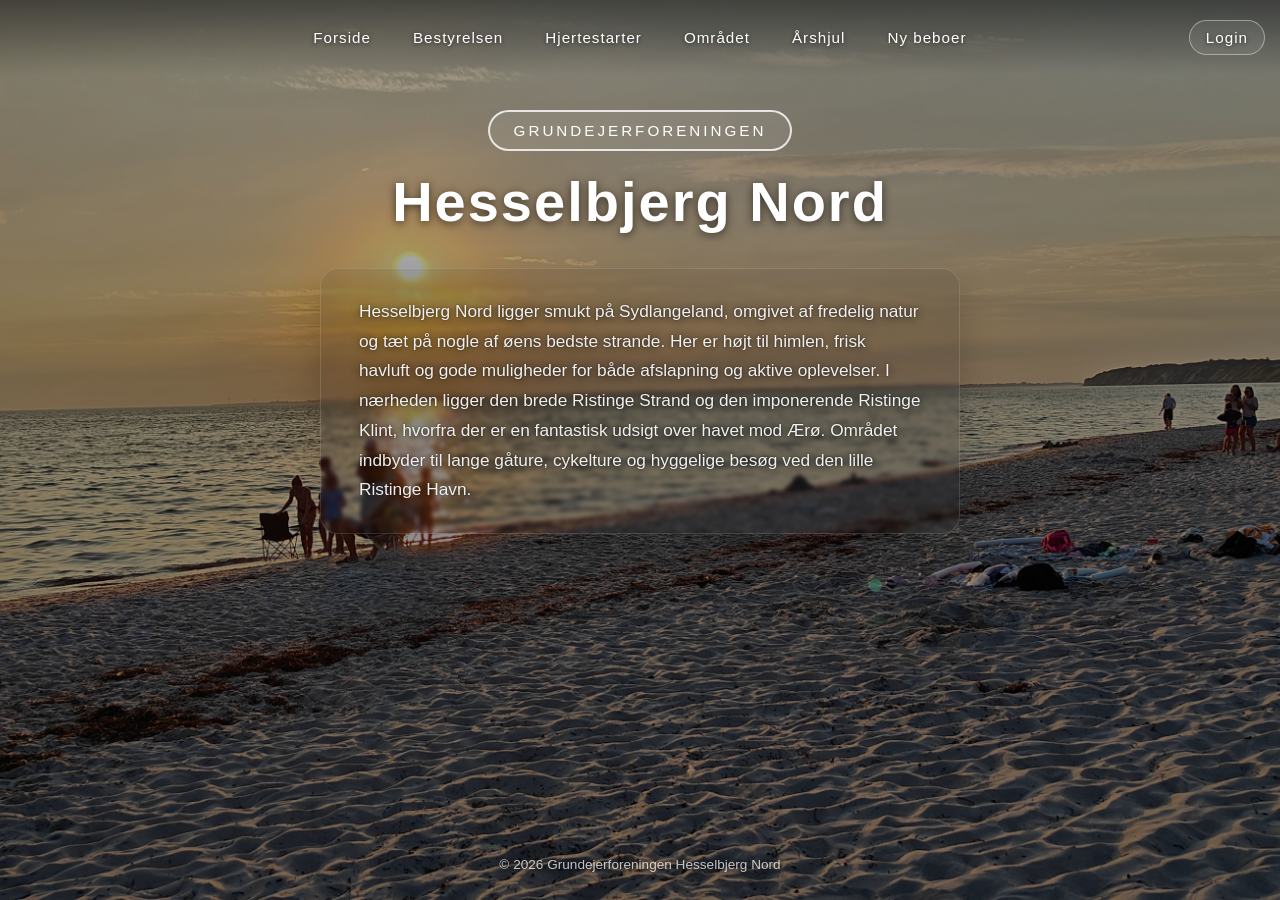
<file: public_html/index.html>
<!DOCTYPE html>
<html lang="da">
<head>
<meta charset="UTF-8">
<meta name="viewport" content="width=device-width, initial-scale=1.0">
<title>Grundejerforeningen Hesselbjerg Nord</title>
<meta name="description" content="Grundejerforeningen Hesselbjerg Nord på Sydlangeland — fredelig natur, Hesselbjerg Strand (Østersøbadet) og kort til Ristinge Strand og Ristinge Klint.">
<link rel="icon" type="image/jpeg" href="favicon.jpg">
<style>
  * { margin: 0; padding: 0; box-sizing: border-box; }

  html, body {
    min-height: 100vh;
    font-family: 'Segoe UI', Tahoma, Geneva, Verdana, sans-serif;
  }

  body {
    background: url('beach-bg.jpg') no-repeat center center fixed;
    background-size: cover;
    display: flex;
    flex-direction: column;
    align-items: center;
    justify-content: center;
    text-align: center;
    color: #fff;
    position: relative;
  }

  body::before {
    content: "";
    position: absolute;
    inset: 0;
    background: rgba(0, 0, 0, 0.35);
  }

  nav {
    position: absolute;
    top: 0;
    left: 0;
    width: 100%;
    z-index: 2;
    display: flex;
    align-items: center;
    justify-content: space-between;
    gap: 10px;
    padding: 20px 15px;
    background: linear-gradient(to bottom, rgba(0,0,0,0.45), transparent);
  }

  .nav-links {
    display: flex;
    justify-content: center;
    flex-wrap: wrap;
    gap: 10px;
    flex: 1;
  }

  nav a,
  .login-btn {
    color: #fff;
    text-decoration: none;
    font-size: 0.95rem;
    letter-spacing: 1px;
    padding: 8px 16px;
    border-radius: 20px;
    text-shadow: 0 1px 4px rgba(0,0,0,0.6);
    transition: background 0.25s ease;
  }

  nav a:hover,
  .login-btn:hover {
    background: rgba(255,255,255,0.18);
  }

  .login-btn {
    background: rgba(255,255,255,0.08);
    border: 1px solid rgba(255,255,255,0.4);
    white-space: nowrap;
    cursor: pointer;
    font-family: inherit;
  }

  .nav-account {
    display: flex;
    align-items: center;
    gap: 10px;
    margin-right: 10px;
  }

  .nav-user {
    font-size: 0.9rem;
    color: rgba(255,255,255,0.85);
    text-shadow: 0 1px 4px rgba(0,0,0,0.6);
    white-space: nowrap;
  }

  .login-error {
    display: none;
    margin-bottom: 14px;
    padding: 10px 12px;
    border-radius: 10px;
    background: rgba(180, 40, 40, 0.35);
    color: #ffdede;
    font-size: 0.9rem;
    text-align: left;
  }

  .login-error.show {
    display: block;
  }

  .modal {
    position: fixed;
    inset: 0;
    display: none;
    align-items: center;
    justify-content: center;
    background: rgba(0, 0, 0, 0.5);
    z-index: 20;
  }

  .modal.open {
    display: flex;
  }

  .modal-content {
    background: rgba(14, 22, 27, 0.92);
    border: 1px solid rgba(255,255,255,0.2);
    border-radius: 16px;
    padding: 24px;
    width: min(92vw, 380px);
    box-shadow: 0 20px 50px rgba(0,0,0,0.35);
  }

  .modal-content h2 {
    margin-bottom: 18px;
    text-align: center;
    font-size: 1.5rem;
  }

  .modal-content label {
    display: block;
    margin-bottom: 8px;
    font-size: 0.9rem;
    color: rgba(255,255,255,0.9);
  }

  .modal-content input {
    width: 100%;
    margin-bottom: 14px;
    padding: 10px 12px;
    border-radius: 10px;
    border: 1px solid rgba(255,255,255,0.2);
    background: rgba(255,255,255,0.08);
    color: #fff;
    font: inherit;
  }

  .modal-actions {
    display: flex;
    justify-content: space-between;
    align-items: center;
    gap: 10px;
    margin-top: 8px;
  }

  .modal-actions button {
    background: rgba(255,255,255,0.12);
    color: #fff;
    border: 1px solid rgba(255,255,255,0.4);
    border-radius: 10px;
    padding: 10px 16px;
    cursor: pointer;
    font: inherit;
  }

  .close-btn {
    background: transparent;
    border: none;
    color: rgba(255,255,255,0.8);
    font-size: 1.5rem;
    cursor: pointer;
    line-height: 1;
  }

  .content {
    position: relative;
    z-index: 1;
    padding: 110px 24px 40px;
    max-width: 780px;
    margin: 0 auto;
  }

  h1 {
    font-size: clamp(2rem, 6vw, 3.5rem);
    letter-spacing: 2px;
    text-shadow: 0 2px 10px rgba(0,0,0,0.6);
    margin-bottom: 15px;
  }

  p.subtitle {
    font-size: clamp(1rem, 2.5vw, 1.4rem);
    text-shadow: 0 1px 6px rgba(0,0,0,0.6);
    margin-bottom: 30px;
    font-weight: 300;
  }

  .badge {
    display: inline-block;
    margin-bottom: 18px;
    padding: 10px 24px;
    border: 2px solid rgba(255,255,255,0.8);
    border-radius: 30px;
    font-size: 0.95rem;
    letter-spacing: 3px;
    text-transform: uppercase;
    backdrop-filter: blur(4px);
    background: rgba(255,255,255,0.08);
  }


  /* Teksten ligger oven på baggrundsbilledet, så den skal have sin egen
     flade at stå på for at kunne læses. */
  .intro {
    margin-top: 34px;
    max-width: 640px;
    margin-left: auto;
    margin-right: auto;
    padding: 28px clamp(20px, 4vw, 38px);
    border-radius: 18px;
    background: rgba(10, 18, 26, 0.10);
    border: 1px solid rgba(255, 255, 255, 0.13);
    backdrop-filter: blur(2px);
    text-align: left;
    box-shadow: 0 14px 34px rgba(0, 0, 0, 0.18);
  }

  .intro p {
    font-size: clamp(0.98rem, 1.9vw, 1.08rem);
    font-weight: 300;
    line-height: 1.72;
    color: rgba(255, 255, 255, 0.93);
    text-shadow: 0 1px 8px rgba(0, 0, 0, 0.75), 0 0 2px rgba(0, 0, 0, 0.5);
  }

  .intro p + p { margin-top: 16px; }

  footer {
    position: relative;
    margin-top: auto;
    padding: 24px 16px 28px;
    width: 100%;
    text-align: center;
    z-index: 1;
    font-size: 0.85rem;
    color: rgba(255,255,255,0.75);
    text-shadow: 0 1px 4px rgba(0,0,0,0.6);
  }
</style>
<link rel="stylesheet" href="mobile-nav.css">
<script src="mobile-nav.js" defer></script>
</head>
<body>
  <nav>
    <div class="nav-links">
      <a href="index.html" class="active">Forside</a>
      <a href="bestyrelsen.php">Bestyrelsen</a>
      <a href="hjertestarter.html">Hjertestarter</a>
      <a href="omraade.html">Området</a>
      <a href="aarshjul.php">Årshjul</a>
      <a href="ny-beboer.php" data-guest-only>Ny beboer</a>
      <a href="vedtaegter.php" data-members-only hidden>Vedtægter</a>
      <a href="medlemsfotos.php" data-members-only hidden>Medlemsfotos</a>
      <a href="generalforsamling.php" data-members-only hidden>Generalforsamling</a>
      <a href="besked.php" data-board-only hidden>Beskeder</a>
      <a href="admin.php" data-board-only hidden>Admin</a>
    </div>
    <div class="nav-account">
      <span class="nav-user" data-user-name hidden></span>
      <button type="button" class="login-btn" data-open-login>Login</button>
      <a href="logout.php" class="login-btn" data-logout hidden>Log ud</a>
    </div>
  </nav>

  <div class="modal" id="loginModal" aria-hidden="true">
    <div class="modal-content" role="dialog" aria-modal="true" aria-labelledby="loginTitle">
      <div style="display:flex; justify-content:space-between; align-items:center; margin-bottom:10px;">
        <h2 id="loginTitle">Log ind</h2>
        <button type="button" class="close-btn" aria-label="Luk" data-close-login>&times;</button>
      </div>
      <p class="login-error" id="loginError" role="alert"></p>

      <form method="post" action="login.php">
        <input type="hidden" name="next" value="medlemsfotos.php">

        <label for="loginUser">Brugernavn eller mail</label>
        <input id="loginUser" type="text" name="username" placeholder="Brugernavn eller mail"
               autocomplete="username" required>

        <label for="loginPass">Adgangskode</label>
        <input id="loginPass" type="password" name="password" placeholder="Adgangskode"
               autocomplete="current-password" required>

        <div class="modal-actions">
          <button type="button" data-close-login>Annuller</button>
          <button type="submit">Log ind</button>
        </div>
      </form>
    </div>
  </div>

  <div class="content">
    <span class="badge">Grundejerforeningen</span>
    <h1>Hesselbjerg Nord</h1>

    <div class="intro">
      <p>
        Hesselbjerg Nord ligger smukt på Sydlangeland, omgivet af fredelig
        natur og tæt på nogle af øens bedste strande. Her er højt til himlen,
        frisk havluft og gode muligheder for både afslapning og aktive
        oplevelser. I nærheden ligger den brede Ristinge Strand og den
        imponerende Ristinge Klint, hvorfra der er en fantastisk udsigt over
        havet mod Ærø. Området indbyder til lange gåture, cykelture og
        hyggelige besøg ved den lille Ristinge Havn.
      </p>
    </div>
  </div>
  <footer>&copy; 2026 Grundejerforeningen Hesselbjerg Nord</footer>

  <script>
    const loginModal = document.getElementById('loginModal');
    const openLoginButtons = document.querySelectorAll('[data-open-login]');
    const closeLoginButtons = document.querySelectorAll('[data-close-login]');

    openLoginButtons.forEach((button) => {
      button.addEventListener('click', () => {
        loginModal.classList.add('open');
        loginModal.setAttribute('aria-hidden', 'false');
      });
    });

    closeLoginButtons.forEach((button) => {
      button.addEventListener('click', () => {
        loginModal.classList.remove('open');
        loginModal.setAttribute('aria-hidden', 'true');
      });
    });

    loginModal.addEventListener('click', (event) => {
      if (event.target === loginModal) {
        loginModal.classList.remove('open');
        loginModal.setAttribute('aria-hidden', 'true');
      }
    });

    const loginForm = loginModal.querySelector('form');
    const loginError = document.getElementById('loginError');

    // Fejlkoder fra login.php (bruges kun, når JavaScript er slået fra og
    // browseren er blevet sendt tilbage hertil med ?error=...).
    const LOGIN_ERRORS = {
      empty: 'Udfyld både brugernavn og adgangskode.',
      throttled: 'For mange forsøg. Vent et minut, og prøv igen.',
      auth: 'Forkert brugernavn eller adgangskode.',
      request: 'Ugyldig forespørgsel.',
    };

    function showLoginError(message) {
      loginError.textContent = message;
      loginError.classList.add('show');
    }

    // Navigationen tilpasses efter, om den besøgende er logget ind.
    fetch('session-status.php', { credentials: 'same-origin' })
      .then((response) => (response.ok ? response.json() : null))
      .then((status) => {
        if (!status || !status.loggedIn) {
          return;
        }


        // Tilmeldingen er til nye beboere — den skal ikke fylde i menuen,
        // når man allerede er logget ind.
        if (status.role === 'bestyrelse') {
          document.querySelectorAll('[data-board-only]').forEach((el) => { el.hidden = false; });
        }

        document.querySelectorAll('[data-guest-only]').forEach((el) => { el.hidden = true; });

        document.querySelectorAll('[data-members-only], [data-logout]').forEach((el) => {
          el.hidden = false;
        });

        document.querySelectorAll('[data-open-login]').forEach((el) => {
          el.hidden = true;
        });

        document.querySelectorAll('[data-user-name]').forEach((el) => {
          el.textContent = status.displayName || '';
          el.hidden = !status.displayName;
        });
      })
      .catch(() => {
        // Uden svar bliver menuen stående som "ikke logget ind".
      });

    loginForm.addEventListener('submit', (event) => {
      event.preventDefault();
      loginError.classList.remove('show');

      const submitButton = loginForm.querySelector('button[type="submit"]');
      submitButton.disabled = true;

      fetch('login.php', {
        method: 'POST',
        credentials: 'same-origin',
        headers: { 'Accept': 'application/json' },
        body: new FormData(loginForm),
      })
        .then((response) => response.json())
        .then((result) => {
          if (result.ok) {
            window.location.href = result.redirect || 'medlemsfotos.php';
            return;
          }

          submitButton.disabled = false;
          showLoginError(result.message || 'Login mislykkedes.');
        })
        .catch(() => {
          submitButton.disabled = false;
          showLoginError('Der kunne ikke oprettes forbindelse. Prøv igen.');
        });
    });

    // index.html?login=1 åbner loginvinduet med det samme — det er dertil,
    // medlemssider sender besøgende uden login.
    const params = new URLSearchParams(window.location.search);

    if (params.get('login') === '1') {
      loginModal.classList.add('open');
      loginModal.setAttribute('aria-hidden', 'false');

      const errorCode = params.get('error');

      if (errorCode) {
        showLoginError(LOGIN_ERRORS[errorCode] || 'Login mislykkedes. Prøv igen.');
      }

      const next = params.get('next');
      const nextField = loginForm.querySelector('input[name="next"]');

      if (next && /^[a-z0-9._-]+\.(php|html)$/i.test(next)) {
        nextField.value = next;
      }
    }
  </script>
</body>
</html>
</file>
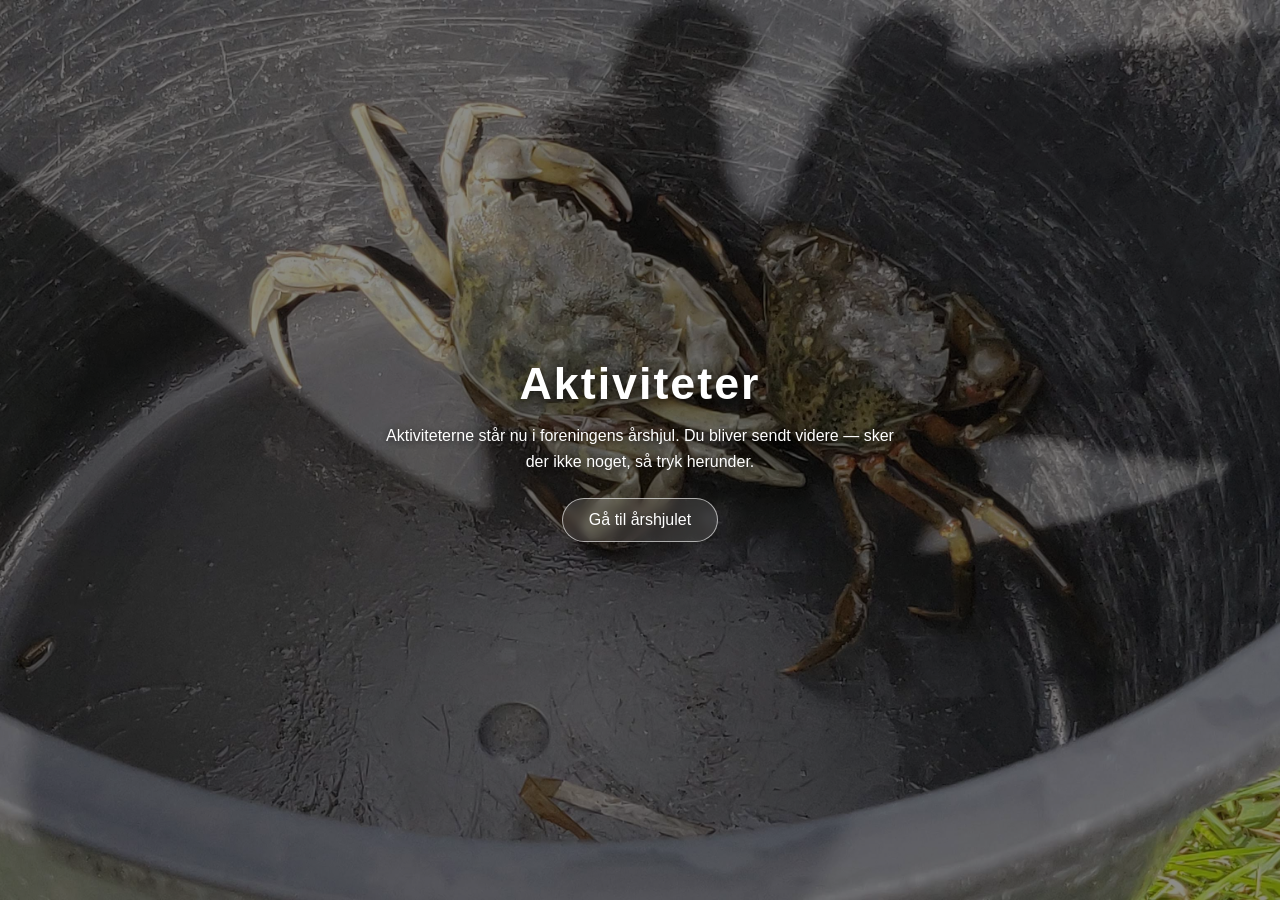
<file: public_html/aktiviteter.html>
<!DOCTYPE html>
<html lang="da">
<head>
<meta charset="UTF-8">
<meta name="viewport" content="width=device-width, initial-scale=1.0">
<!--
  Den gamle, tomme "Under opbygning"-side. Aktiviteterne står nu i årshjulet
  på aarshjul.php, og denne fil står tilbage som henvisning, fordi gamle links
  og bogmærker stadig peger hertil. Filen må ikke slettes fra git —
  udgivelsen fjerner aldrig filer på serveren, så den ville blive stående med
  det gamle indhold.
-->
<meta name="robots" content="noindex, nofollow">
<meta http-equiv="refresh" content="0; url=aarshjul.php">
<title>Aktiviteter — Grundejerforeningen Hesselbjerg Nord</title>
<link rel="icon" type="image/jpeg" href="favicon.jpg">
<style>
  * { margin: 0; padding: 0; box-sizing: border-box; }
  html, body {
    height: 100%;
    font-family: 'Segoe UI', Tahoma, Geneva, Verdana, sans-serif;
  }
  body {
    background: url('aktiviteter.jpg') no-repeat center center fixed;
    background-size: cover;
    display: flex;
    align-items: center;
    justify-content: center;
    text-align: center;
    color: #fff;
    position: relative;
    padding: 20px;
  }
  body::before {
    content: "";
    position: absolute;
    inset: 0;
    background: rgba(0, 0, 0, 0.45);
  }
  .content {
    position: relative;
    z-index: 1;
    max-width: 520px;
  }
  h1 {
    font-size: clamp(1.8rem, 5vw, 2.8rem);
    letter-spacing: 2px;
    text-shadow: 0 2px 10px rgba(0,0,0,0.6);
    margin-bottom: 14px;
  }
  p {
    font-weight: 300;
    line-height: 1.6;
    text-shadow: 0 1px 6px rgba(0,0,0,0.6);
    margin-bottom: 24px;
  }
  a.knap {
    display: inline-block;
    padding: 12px 26px;
    color: #fff;
    text-decoration: none;
    border: 1px solid rgba(255,255,255,0.6);
    border-radius: 26px;
    background: rgba(255,255,255,0.12);
    backdrop-filter: blur(4px);
  }
  a.knap:hover { background: rgba(255,255,255,0.22); }
</style>
</head>
<body>
  <div class="content">
    <h1>Aktiviteter</h1>
    <p>Aktiviteterne står nu i foreningens årshjul. Du bliver sendt videre —
      sker der ikke noget, så tryk herunder.</p>
    <a class="knap" href="aarshjul.php">Gå til årshjulet</a>
  </div>
</body>
</html>
</file>
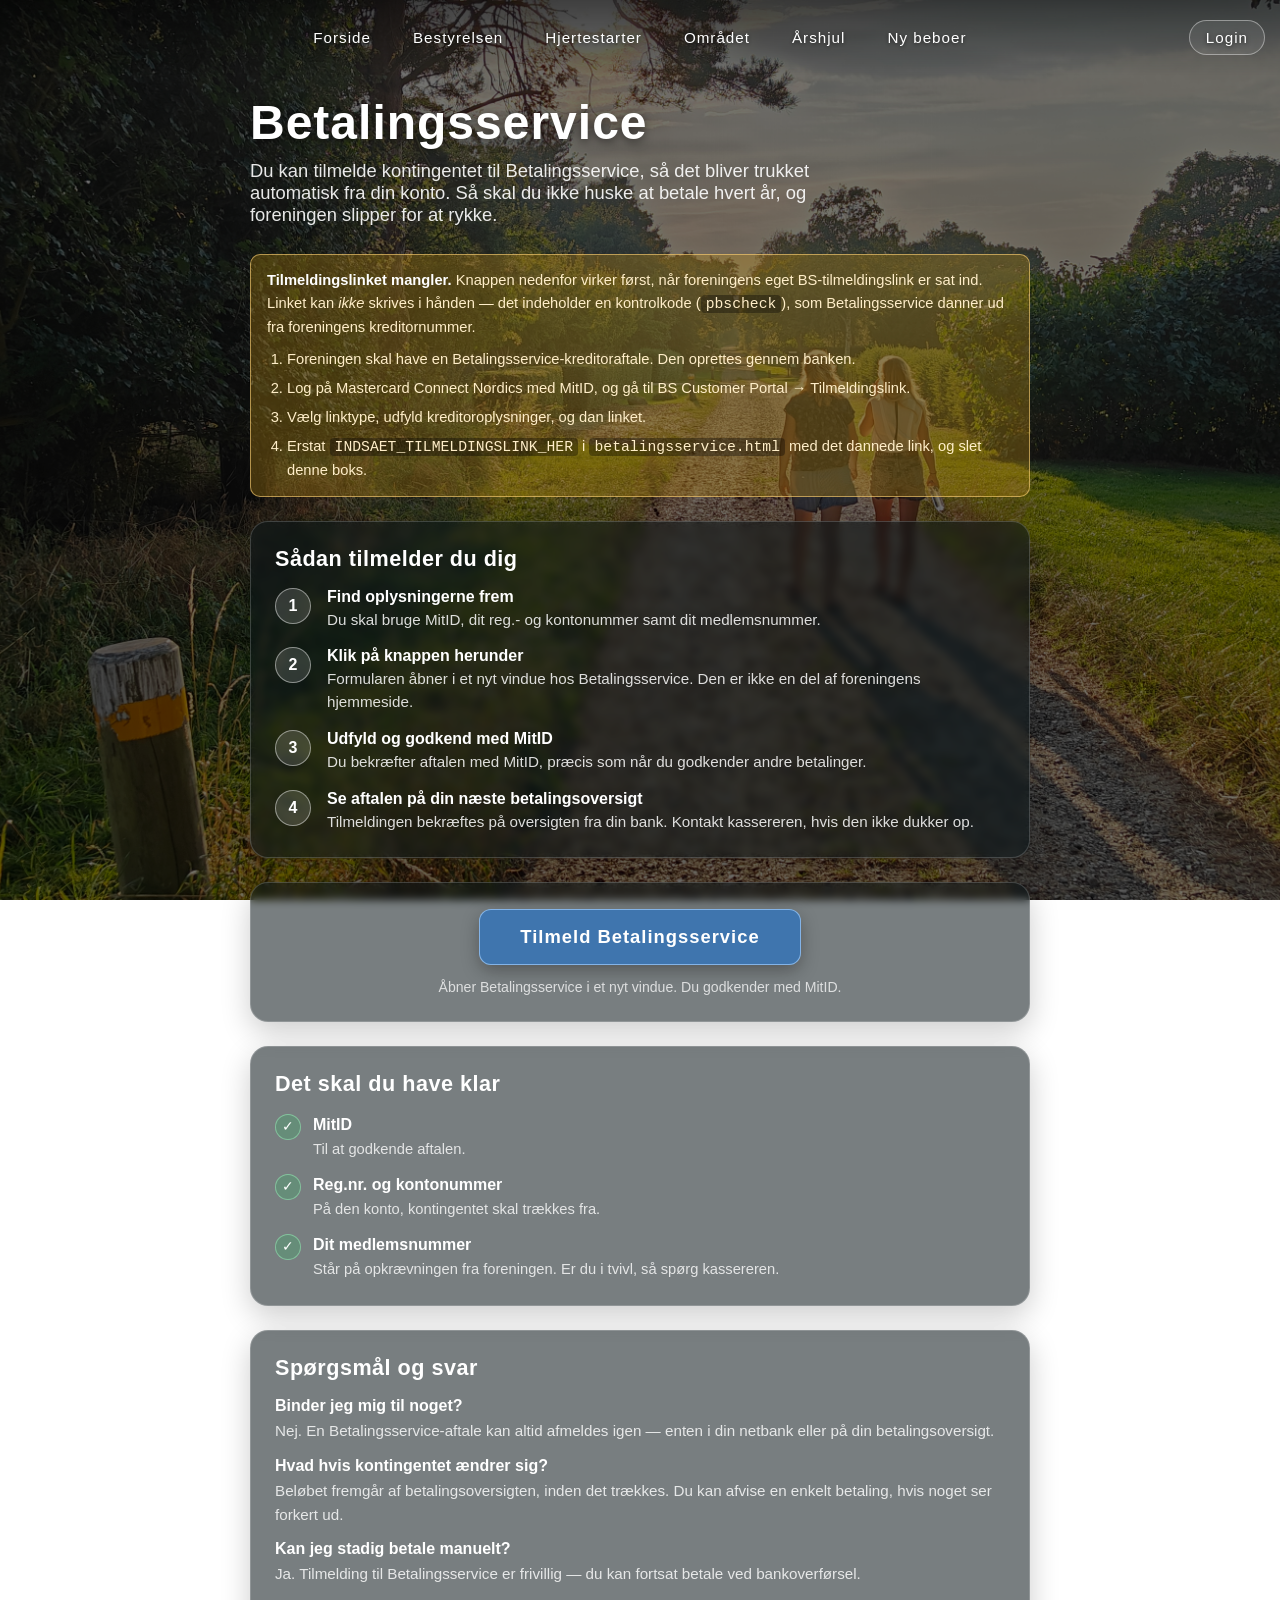
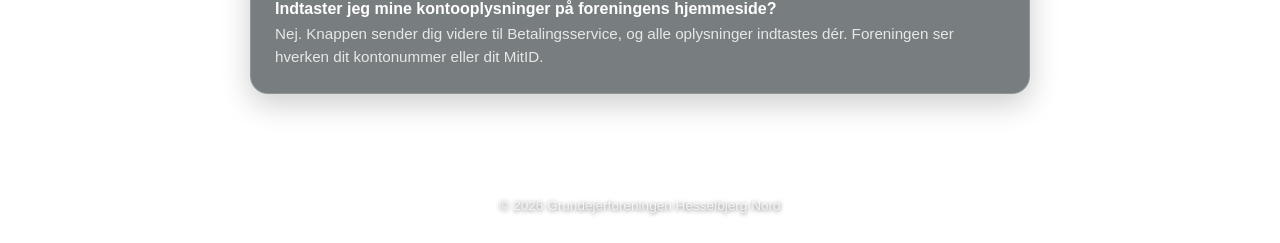
<file: public_html/betalingsservice.html>
<!DOCTYPE html>
<html lang="da">
<head>
<meta charset="UTF-8">
<meta name="viewport" content="width=device-width, initial-scale=1.0">
<meta name="description" content="Tilmeld kontingentet til Betalingsservice i Hesselbjerg Nord.">
<!-- Siden er endnu ikke i menuen. Fjern denne linje, når den tages i brug. -->
<meta name="robots" content="noindex, nofollow">
<title>Betalingsservice — Grundejerforeningen Hesselbjerg Nord</title>
<link rel="icon" type="image/jpeg" href="favicon.jpg">
<style>
  * { margin: 0; padding: 0; box-sizing: border-box; }

  html, body {
    min-height: 100%;
    font-family: 'Segoe UI', Tahoma, Geneva, Verdana, sans-serif;
  }

  body {
    background: url('kontingent.jpg') no-repeat center center fixed;
    background-size: cover;
    color: #fff;
    position: relative;
  }

  body::before {
    content: "";
    position: fixed;
    inset: 0;
    background: rgba(0, 0, 0, 0.55);
    z-index: 0;
  }

  nav {
    position: relative;
    z-index: 2;
    width: 100%;
    display: flex;
    align-items: center;
    justify-content: space-between;
    gap: 10px;
    padding: 20px 15px;
    background: linear-gradient(to bottom, rgba(0,0,0,0.45), transparent);
  }

  .nav-links {
    display: flex;
    justify-content: center;
    flex-wrap: wrap;
    gap: 10px;
    flex: 1;
  }

  nav a,
  .login-btn {
    color: #fff;
    text-decoration: none;
    font-size: 0.95rem;
    letter-spacing: 1px;
    padding: 8px 16px;
    border-radius: 20px;
    text-shadow: 0 1px 4px rgba(0,0,0,0.6);
    transition: background 0.25s ease;
  }

  nav a:hover,
  nav a.active,
  .login-btn:hover {
    background: rgba(255,255,255,0.18);
  }

  .nav-account {
    display: flex;
    align-items: center;
    gap: 10px;
    margin-right: 10px;
  }

  .nav-user {
    font-size: 0.9rem;
    color: rgba(255,255,255,0.85);
    text-shadow: 0 1px 4px rgba(0,0,0,0.6);
    white-space: nowrap;
  }

  .login-btn {
    background: rgba(255,255,255,0.08);
    border: 1px solid rgba(255,255,255,0.4);
    white-space: nowrap;
    cursor: pointer;
    font-family: inherit;
  }

  .container {
    position: relative;
    z-index: 1;
    max-width: 820px;
    margin: 0 auto;
    padding: 20px 20px 70px;
  }

  h1 {
    font-size: clamp(2rem, 5vw, 3rem);
    letter-spacing: 1px;
    text-shadow: 0 2px 10px rgba(0,0,0,0.6);
    margin-bottom: 10px;
  }

  p.lead {
    font-size: clamp(1rem, 2.2vw, 1.15rem);
    font-weight: 300;
    color: rgba(255,255,255,0.9);
    margin-bottom: 28px;
    max-width: 62ch;
  }

  .panel {
    background: rgba(10, 20, 25, 0.55);
    border: 1px solid rgba(255,255,255,0.18);
    border-radius: 18px;
    padding: 24px;
    margin-bottom: 24px;
    box-shadow: 0 10px 30px rgba(0,0,0,0.2);
    backdrop-filter: blur(4px);
  }

  .panel h2 {
    font-size: 1.35rem;
    margin-bottom: 16px;
    letter-spacing: 0.5px;
  }

  /* Tjekliste over det, man skal have ved hånden. */
  .checklist {
    list-style: none;
    display: grid;
    gap: 12px;
  }

  .checklist li {
    display: flex;
    gap: 12px;
    align-items: flex-start;
    line-height: 1.5;
  }

  .checklist li::before {
    content: "✓";
    flex: 0 0 auto;
    width: 24px;
    height: 24px;
    margin-top: 1px;
    border-radius: 50%;
    background: rgba(70, 170, 110, 0.35);
    border: 1px solid rgba(150, 230, 180, 0.6);
    display: flex;
    align-items: center;
    justify-content: center;
    font-size: 0.85rem;
  }

  .checklist strong { display: block; }

  .checklist span {
    color: rgba(255,255,255,0.8);
    font-size: 0.92rem;
  }

  .steps {
    list-style: none;
    counter-reset: step;
    display: grid;
    gap: 16px;
  }

  .steps li {
    counter-increment: step;
    display: flex;
    gap: 16px;
    align-items: flex-start;
  }

  .steps li::before {
    content: counter(step);
    flex: 0 0 auto;
    width: 34px;
    height: 34px;
    border-radius: 50%;
    background: rgba(255,255,255,0.14);
    border: 1px solid rgba(255,255,255,0.45);
    display: flex;
    align-items: center;
    justify-content: center;
    font-weight: 700;
    font-size: 1rem;
  }

  .steps strong {
    display: block;
    margin-bottom: 3px;
  }

  .steps span {
    color: rgba(255,255,255,0.85);
    font-size: 0.95rem;
    line-height: 1.5;
  }

  /* Selve tilmeldingsknappen. */
  .signup {
    text-align: center;
    padding: 26px 24px;
  }

  .signup-btn {
    display: inline-block;
    background: rgba(45, 115, 190, 0.75);
    color: #fff;
    text-decoration: none;
    font-size: 1.15rem;
    font-weight: 600;
    letter-spacing: 1px;
    padding: 16px 40px;
    border-radius: 12px;
    border: 1px solid rgba(160, 205, 255, 0.7);
    box-shadow: 0 6px 18px rgba(0,0,0,0.3);
    transition: background 0.2s ease, transform 0.1s ease;
  }

  .signup-btn:hover { background: rgba(60, 140, 220, 0.9); }
  .signup-btn:active { transform: translateY(1px); }

  .signup-note {
    margin-top: 14px;
    font-size: 0.88rem;
    color: rgba(255,255,255,0.75);
  }

  .todo {
    background: rgba(190, 140, 20, 0.32);
    border: 1px solid rgba(255, 210, 120, 0.6);
    border-radius: 10px;
    padding: 14px 16px;
    font-size: 0.92rem;
    line-height: 1.55;
    color: #ffeec9;
    margin-bottom: 24px;
  }

  .todo strong { color: #fff; }

  .todo code {
    font-family: Consolas, 'Courier New', monospace;
    background: rgba(0,0,0,0.35);
    padding: 1px 5px;
    border-radius: 4px;
    word-break: break-all;
  }

  .todo ol {
    margin: 10px 0 0 20px;
    display: grid;
    gap: 6px;
  }

  .faq dt {
    font-weight: 600;
    margin-top: 14px;
  }

  .faq dt:first-child { margin-top: 0; }

  .faq dd {
    margin: 4px 0 0;
    color: rgba(255,255,255,0.82);
    font-size: 0.95rem;
    line-height: 1.55;
  }

  /* Login-dialog — samme som på de øvrige sider. */
  .modal {
    position: fixed;
    inset: 0;
    display: none;
    align-items: center;
    justify-content: center;
    background: rgba(0, 0, 0, 0.5);
    z-index: 20;
  }

  .modal.open { display: flex; }

  .modal-content {
    background: rgba(14, 22, 27, 0.94);
    border: 1px solid rgba(255,255,255,0.2);
    border-radius: 16px;
    padding: 24px;
    width: min(92vw, 380px);
    box-shadow: 0 20px 50px rgba(0,0,0,0.35);
  }

  .modal-content h2 {
    margin-bottom: 18px;
    text-align: center;
    font-size: 1.5rem;
  }

  .modal-content label {
    display: block;
    margin-bottom: 8px;
    font-size: 0.9rem;
    color: rgba(255,255,255,0.9);
  }

  .modal-content input {
    width: 100%;
    margin-bottom: 14px;
    padding: 10px 12px;
    border-radius: 10px;
    border: 1px solid rgba(255,255,255,0.2);
    background: rgba(255,255,255,0.08);
    color: #fff;
    font: inherit;
  }

  .modal-actions {
    display: flex;
    justify-content: space-between;
    align-items: center;
    gap: 10px;
    margin-top: 8px;
  }

  .modal-actions button {
    background: rgba(255,255,255,0.12);
    color: #fff;
    border: 1px solid rgba(255,255,255,0.4);
    border-radius: 10px;
    padding: 10px 16px;
    cursor: pointer;
    font: inherit;
  }

  .close-btn {
    background: transparent;
    border: none;
    color: rgba(255,255,255,0.8);
    font-size: 1.5rem;
    cursor: pointer;
    line-height: 1;
  }

  .login-error {
    display: none;
    margin-bottom: 14px;
    padding: 10px 12px;
    border-radius: 10px;
    background: rgba(180, 40, 40, 0.35);
    color: #ffdede;
    font-size: 0.9rem;
    text-align: left;
  }

  .login-error.show { display: block; }

  footer {
    position: relative;
    z-index: 1;
    text-align: center;
    padding: 10px 10px 30px;
    font-size: 0.85rem;
    color: rgba(255,255,255,0.75);
    text-shadow: 0 1px 4px rgba(0,0,0,0.6);
  }

  @media (max-width: 520px) {
    .signup-btn {
      display: block;
      width: 100%;
      padding: 16px 20px;
    }
  }
</style>
<link rel="stylesheet" href="mobile-nav.css">
<script src="mobile-nav.js" defer></script>
</head>
<body>
  <nav>
    <div class="nav-links">
      <a href="index.html">Forside</a>
      <a href="bestyrelsen.php">Bestyrelsen</a>
      <a href="hjertestarter.html">Hjertestarter</a>
      <a href="omraade.html">Området</a>
      <a href="aarshjul.php">Årshjul</a>
      <a href="ny-beboer.php" data-guest-only>Ny beboer</a>
      <a href="vedtaegter.php" data-members-only hidden>Vedtægter</a>
      <a href="medlemsfotos.php" data-members-only hidden>Medlemsfotos</a>
      <a href="generalforsamling.php" data-members-only hidden>Generalforsamling</a>
      <a href="besked.php" data-board-only hidden>Beskeder</a>
      <a href="admin.php" data-board-only hidden>Admin</a>
    </div>
    <div class="nav-account">
      <span class="nav-user" data-user-name hidden></span>
      <button type="button" class="login-btn" data-open-login>Login</button>
      <a href="logout.php" class="login-btn" data-logout hidden>Log ud</a>
    </div>
  </nav>

  <div class="modal" id="loginModal" aria-hidden="true">
    <div class="modal-content" role="dialog" aria-modal="true" aria-labelledby="loginTitle">
      <div style="display:flex; justify-content:space-between; align-items:center; margin-bottom:10px;">
        <h2 id="loginTitle">Log ind</h2>
        <button type="button" class="close-btn" aria-label="Luk" data-close-login>&times;</button>
      </div>
      <p class="login-error" id="loginError" role="alert"></p>

      <form method="post" action="login.php">
        <input type="hidden" name="next" value="medlemsfotos.php">

        <label for="loginUser">Brugernavn eller mail</label>
        <input id="loginUser" type="text" name="username" placeholder="Brugernavn eller mail"
               autocomplete="username" required>

        <label for="loginPass">Adgangskode</label>
        <input id="loginPass" type="password" name="password" placeholder="Adgangskode"
               autocomplete="current-password" required>

        <div class="modal-actions">
          <button type="button" data-close-login>Annuller</button>
          <button type="submit">Log ind</button>
        </div>
      </form>
    </div>
  </div>

  <div class="container">
    <h1>Betalingsservice</h1>
    <p class="lead">
      Du kan tilmelde kontingentet til Betalingsservice, så det bliver trukket
      automatisk fra din konto. Så skal du ikke huske at betale hvert år, og
      foreningen slipper for at rykke.
    </p>

    <!-- =====================================================================
         TIL BESTYRELSEN — SLET DENNE BOKS, NÅR LINKET ER SAT IND
         ===================================================================== -->
    <div class="todo">
      <strong>Tilmeldingslinket mangler.</strong>
      Knappen nedenfor virker først, når foreningens eget BS-tilmeldingslink er
      sat ind. Linket kan <em>ikke</em> skrives i hånden — det indeholder en
      kontrolkode (<code>pbscheck</code>), som Betalingsservice danner ud fra
      foreningens kreditornummer.
      <ol>
        <li>Foreningen skal have en Betalingsservice-kreditoraftale. Den oprettes gennem banken.</li>
        <li>Log på Mastercard Connect Nordics med MitID, og gå til BS Customer Portal → Tilmeldingslink.</li>
        <li>Vælg linktype, udfyld kreditoroplysninger, og dan linket.</li>
        <li>Erstat <code>INDSAET_TILMELDINGSLINK_HER</code> i <code>betalingsservice.html</code> med det dannede link, og slet denne boks.</li>
      </ol>
    </div>

    <div class="panel">
      <h2>Sådan tilmelder du dig</h2>
      <ol class="steps">
        <li>
          <div>
            <strong>Find oplysningerne frem</strong>
            <span>Du skal bruge MitID, dit reg.- og kontonummer samt dit medlemsnummer.</span>
          </div>
        </li>
        <li>
          <div>
            <strong>Klik på knappen herunder</strong>
            <span>Formularen åbner i et nyt vindue hos Betalingsservice. Den er ikke en del af foreningens hjemmeside.</span>
          </div>
        </li>
        <li>
          <div>
            <strong>Udfyld og godkend med MitID</strong>
            <span>Du bekræfter aftalen med MitID, præcis som når du godkender andre betalinger.</span>
          </div>
        </li>
        <li>
          <div>
            <strong>Se aftalen på din næste betalingsoversigt</strong>
            <span>Tilmeldingen bekræftes på oversigten fra din bank. Kontakt kassereren, hvis den ikke dukker op.</span>
          </div>
        </li>
      </ol>
    </div>

    <div class="panel signup">
      <!-- ===== TILMELDINGSLINK — INDSÆT FORENINGENS EGET LINK HER ========= -->
      <a class="signup-btn"
         href="INDSAET_TILMELDINGSLINK_HER"
         target="_blank" rel="noopener">Tilmeld Betalingsservice</a>
      <!-- ================================================================== -->

      <p class="signup-note">Åbner Betalingsservice i et nyt vindue. Du godkender med MitID.</p>
    </div>

    <div class="panel">
      <h2>Det skal du have klar</h2>
      <ul class="checklist">
        <li>
          <div>
            <strong>MitID</strong>
            <span>Til at godkende aftalen.</span>
          </div>
        </li>
        <li>
          <div>
            <strong>Reg.nr. og kontonummer</strong>
            <span>På den konto, kontingentet skal trækkes fra.</span>
          </div>
        </li>
        <li>
          <div>
            <strong>Dit medlemsnummer</strong>
            <span>Står på opkrævningen fra foreningen. Er du i tvivl, så spørg kassereren.</span>
          </div>
        </li>
      </ul>
    </div>

    <div class="panel">
      <h2>Spørgsmål og svar</h2>
      <dl class="faq">
        <dt>Binder jeg mig til noget?</dt>
        <dd>Nej. En Betalingsservice-aftale kan altid afmeldes igen — enten i din netbank eller på din betalingsoversigt.</dd>

        <dt>Hvad hvis kontingentet ændrer sig?</dt>
        <dd>Beløbet fremgår af betalingsoversigten, inden det trækkes. Du kan afvise en enkelt betaling, hvis noget ser forkert ud.</dd>

        <dt>Kan jeg stadig betale manuelt?</dt>
        <dd>Ja. Tilmelding til Betalingsservice er frivillig — du kan fortsat betale ved bankoverførsel.</dd>

        <dt>Indtaster jeg mine kontooplysninger på foreningens hjemmeside?</dt>
        <dd>Nej. Knappen sender dig videre til Betalingsservice, og alle oplysninger indtastes dér. Foreningen ser hverken dit kontonummer eller dit MitID.</dd>
      </dl>
    </div>
  </div>

  <footer>&copy; 2026 Grundejerforeningen Hesselbjerg Nord</footer>

  <script>
    const loginModal = document.getElementById('loginModal');
    const openLoginButtons = document.querySelectorAll('[data-open-login]');
    const closeLoginButtons = document.querySelectorAll('[data-close-login]');

    openLoginButtons.forEach((button) => {
      button.addEventListener('click', () => {
        loginModal.classList.add('open');
        loginModal.setAttribute('aria-hidden', 'false');
      });
    });

    closeLoginButtons.forEach((button) => {
      button.addEventListener('click', () => {
        loginModal.classList.remove('open');
        loginModal.setAttribute('aria-hidden', 'true');
      });
    });

    loginModal.addEventListener('click', (event) => {
      if (event.target === loginModal) {
        loginModal.classList.remove('open');
        loginModal.setAttribute('aria-hidden', 'true');
      }
    });

    const loginForm = loginModal.querySelector('form');
    const loginError = document.getElementById('loginError');

    // Fejlkoder fra login.php (bruges kun, når JavaScript er slået fra og
    // browseren er blevet sendt tilbage hertil med ?error=...).
    const LOGIN_ERRORS = {
      empty: 'Udfyld både brugernavn og adgangskode.',
      throttled: 'For mange forsøg. Vent et minut, og prøv igen.',
      auth: 'Forkert brugernavn eller adgangskode.',
      request: 'Ugyldig forespørgsel.',
    };

    function showLoginError(message) {
      loginError.textContent = message;
      loginError.classList.add('show');
    }

    // Navigationen tilpasses efter, om den besøgende er logget ind.
    fetch('session-status.php', { credentials: 'same-origin' })
      .then((response) => (response.ok ? response.json() : null))
      .then((status) => {
        if (!status || !status.loggedIn) {
          return;
        }


        // Tilmeldingen er til nye beboere — den skal ikke fylde i menuen,
        // når man allerede er logget ind.
        if (status.role === 'bestyrelse') {
          document.querySelectorAll('[data-board-only]').forEach((el) => { el.hidden = false; });
        }

        document.querySelectorAll('[data-guest-only]').forEach((el) => { el.hidden = true; });

        document.querySelectorAll('[data-members-only], [data-logout]').forEach((el) => {
          el.hidden = false;
        });

        document.querySelectorAll('[data-open-login]').forEach((el) => {
          el.hidden = true;
        });

        document.querySelectorAll('[data-user-name]').forEach((el) => {
          el.textContent = status.displayName || '';
          el.hidden = !status.displayName;
        });
      })
      .catch(() => {
        // Uden svar bliver menuen stående som "ikke logget ind".
      });

    loginForm.addEventListener('submit', (event) => {
      event.preventDefault();
      loginError.classList.remove('show');

      const submitButton = loginForm.querySelector('button[type="submit"]');
      submitButton.disabled = true;

      fetch('login.php', {
        method: 'POST',
        credentials: 'same-origin',
        headers: { 'Accept': 'application/json' },
        body: new FormData(loginForm),
      })
        .then((response) => response.json())
        .then((result) => {
          if (result.ok) {
            window.location.href = result.redirect || 'medlemsfotos.php';
            return;
          }

          submitButton.disabled = false;
          showLoginError(result.message || 'Login mislykkedes.');
        })
        .catch(() => {
          submitButton.disabled = false;
          showLoginError('Der kunne ikke oprettes forbindelse. Prøv igen.');
        });
    });

    // index.html?login=1 åbner loginvinduet med det samme — det er dertil,
    // medlemssider sender besøgende uden login.
    const params = new URLSearchParams(window.location.search);

    if (params.get('login') === '1') {
      loginModal.classList.add('open');
      loginModal.setAttribute('aria-hidden', 'false');

      const errorCode = params.get('error');

      if (errorCode) {
        showLoginError(LOGIN_ERRORS[errorCode] || 'Login mislykkedes. Prøv igen.');
      }

      const next = params.get('next');
      const nextField = loginForm.querySelector('input[name="next"]');

      if (next && /^[a-z0-9._-]+\.(php|html)$/i.test(next)) {
        nextField.value = next;
      }
    }
  </script>
</body>
</html>
</file>
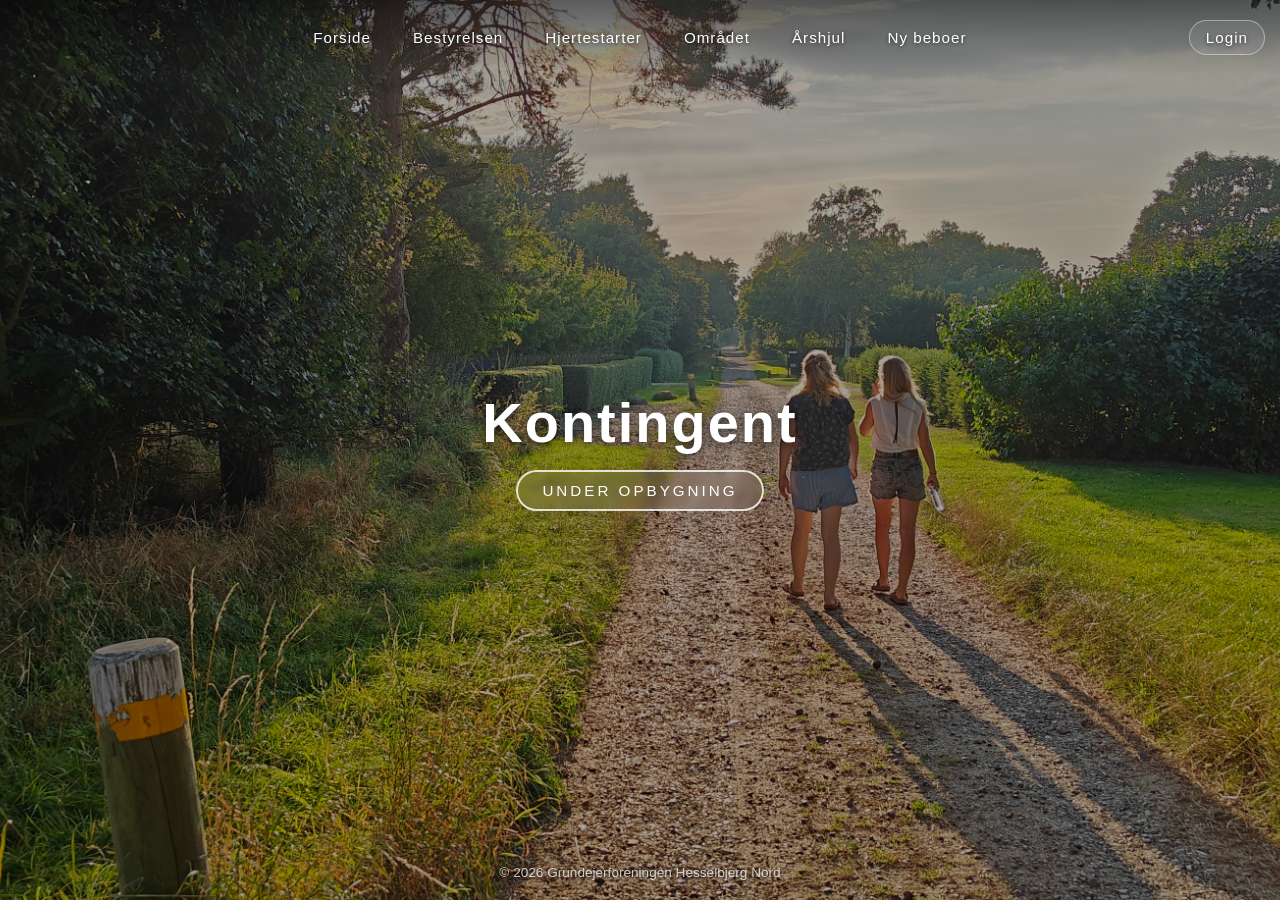
<file: public_html/kontingent.html>
<!DOCTYPE html>
<html lang="da">
<head>
<meta charset="UTF-8">
<meta name="viewport" content="width=device-width, initial-scale=1.0">
<title>Kontingent — Grundejerforeningen Hesselbjerg Nord</title>
<link rel="icon" type="image/jpeg" href="favicon.jpg">
<style>
  * { margin: 0; padding: 0; box-sizing: border-box; }

  html, body {
    height: 100%;
    font-family: 'Segoe UI', Tahoma, Geneva, Verdana, sans-serif;
  }

  body {
    background: url('kontingent.jpg') no-repeat center center fixed;
    background-size: cover;
    display: flex;
    align-items: center;
    justify-content: center;
    text-align: center;
    color: #fff;
    position: relative;
  }

  body::before {
    content: "";
    position: absolute;
    inset: 0;
    background: rgba(0, 0, 0, 0.35);
  }

  nav {
    position: absolute;
    top: 0;
    left: 0;
    width: 100%;
    z-index: 2;
    display: flex;
    align-items: center;
    justify-content: space-between;
    gap: 10px;
    padding: 20px 15px;
    background: linear-gradient(to bottom, rgba(0,0,0,0.45), transparent);
  }

  .nav-links {
    display: flex;
    justify-content: center;
    flex-wrap: wrap;
    gap: 10px;
    flex: 1;
  }

  nav a,
  .login-btn {
    color: #fff;
    text-decoration: none;
    font-size: 0.95rem;
    letter-spacing: 1px;
    padding: 8px 16px;
    border-radius: 20px;
    text-shadow: 0 1px 4px rgba(0,0,0,0.6);
    transition: background 0.25s ease;
  }

  nav a:hover,
  nav a.active,
  .login-btn:hover {
    background: rgba(255,255,255,0.18);
  }

  .login-btn {
    background: rgba(255,255,255,0.08);
    border: 1px solid rgba(255,255,255,0.4);
    white-space: nowrap;
    cursor: pointer;
    font-family: inherit;
  }

  .nav-account {
    display: flex;
    align-items: center;
    gap: 10px;
    margin-right: 10px;
  }

  .nav-user {
    font-size: 0.9rem;
    color: rgba(255,255,255,0.85);
    text-shadow: 0 1px 4px rgba(0,0,0,0.6);
    white-space: nowrap;
  }

  .login-error {
    display: none;
    margin-bottom: 14px;
    padding: 10px 12px;
    border-radius: 10px;
    background: rgba(180, 40, 40, 0.35);
    color: #ffdede;
    font-size: 0.9rem;
    text-align: left;
  }

  .login-error.show {
    display: block;
  }

  .modal {
    position: fixed;
    inset: 0;
    display: none;
    align-items: center;
    justify-content: center;
    background: rgba(0, 0, 0, 0.5);
    z-index: 20;
  }

  .modal.open {
    display: flex;
  }

  .modal-content {
    background: rgba(14, 22, 27, 0.92);
    border: 1px solid rgba(255,255,255,0.2);
    border-radius: 16px;
    padding: 24px;
    width: min(92vw, 380px);
    box-shadow: 0 20px 50px rgba(0,0,0,0.35);
  }

  .modal-content h2 {
    margin-bottom: 18px;
    text-align: center;
    font-size: 1.5rem;
  }

  .modal-content label {
    display: block;
    margin-bottom: 8px;
    font-size: 0.9rem;
    color: rgba(255,255,255,0.9);
  }

  .modal-content input {
    width: 100%;
    margin-bottom: 14px;
    padding: 10px 12px;
    border-radius: 10px;
    border: 1px solid rgba(255,255,255,0.2);
    background: rgba(255,255,255,0.08);
    color: #fff;
    font: inherit;
  }

  .modal-actions {
    display: flex;
    justify-content: space-between;
    align-items: center;
    gap: 10px;
    margin-top: 8px;
  }

  .modal-actions button {
    background: rgba(255,255,255,0.12);
    color: #fff;
    border: 1px solid rgba(255,255,255,0.4);
    border-radius: 10px;
    padding: 10px 16px;
    cursor: pointer;
    font: inherit;
  }

  .close-btn {
    background: transparent;
    border: none;
    color: rgba(255,255,255,0.8);
    font-size: 1.5rem;
    cursor: pointer;
    line-height: 1;
  }

  .content {
    position: relative;
    z-index: 1;
    padding: 40px 30px;
    max-width: 600px;
  }

  h1 {
    font-size: clamp(2rem, 6vw, 3.5rem);
    letter-spacing: 2px;
    text-shadow: 0 2px 10px rgba(0,0,0,0.6);
    margin-bottom: 15px;
  }

  p.subtitle {
    font-size: clamp(1rem, 2.5vw, 1.4rem);
    text-shadow: 0 1px 6px rgba(0,0,0,0.6);
    margin-bottom: 30px;
    font-weight: 300;
  }

  .badge {
    display: inline-block;
    padding: 10px 24px;
    border: 2px solid rgba(255,255,255,0.8);
    border-radius: 30px;
    font-size: 0.95rem;
    letter-spacing: 3px;
    text-transform: uppercase;
    backdrop-filter: blur(4px);
    background: rgba(255,255,255,0.08);
  }

  footer {
    position: absolute;
    bottom: 20px;
    width: 100%;
    text-align: center;
    z-index: 1;
    font-size: 0.85rem;
    color: rgba(255,255,255,0.75);
    text-shadow: 0 1px 4px rgba(0,0,0,0.6);
  }
</style>
<link rel="stylesheet" href="mobile-nav.css">
<script src="mobile-nav.js" defer></script>
</head>
<body>
  <nav>
    <div class="nav-links">
      <a href="index.html">Forside</a>
      <a href="bestyrelsen.php">Bestyrelsen</a>
      <a href="hjertestarter.html">Hjertestarter</a>
      <a href="omraade.html">Området</a>
      <a href="aarshjul.php">Årshjul</a>
      <a href="ny-beboer.php" data-guest-only>Ny beboer</a>
      <a href="vedtaegter.php" data-members-only hidden>Vedtægter</a>
      <a href="medlemsfotos.php" data-members-only hidden>Medlemsfotos</a>
      <a href="generalforsamling.php" data-members-only hidden>Generalforsamling</a>
      <a href="besked.php" data-board-only hidden>Beskeder</a>
      <a href="admin.php" data-board-only hidden>Admin</a>
    </div>
    <div class="nav-account">
      <span class="nav-user" data-user-name hidden></span>
      <button type="button" class="login-btn" data-open-login>Login</button>
      <a href="logout.php" class="login-btn" data-logout hidden>Log ud</a>
    </div>
  </nav>

  <div class="modal" id="loginModal" aria-hidden="true">
    <div class="modal-content" role="dialog" aria-modal="true" aria-labelledby="loginTitle">
      <div style="display:flex; justify-content:space-between; align-items:center; margin-bottom:10px;">
        <h2 id="loginTitle">Log ind</h2>
        <button type="button" class="close-btn" aria-label="Luk" data-close-login>&times;</button>
      </div>
      <p class="login-error" id="loginError" role="alert"></p>

      <form method="post" action="login.php">
        <input type="hidden" name="next" value="medlemsfotos.php">

        <label for="loginUser">Brugernavn eller mail</label>
        <input id="loginUser" type="text" name="username" placeholder="Brugernavn eller mail"
               autocomplete="username" required>

        <label for="loginPass">Adgangskode</label>
        <input id="loginPass" type="password" name="password" placeholder="Adgangskode"
               autocomplete="current-password" required>

        <div class="modal-actions">
          <button type="button" data-close-login>Annuller</button>
          <button type="submit">Log ind</button>
        </div>
      </form>
    </div>
  </div>

  <div class="content">
    <h1>Kontingent</h1>
    <span class="badge">Under opbygning</span>
  </div>
  <footer>&copy; 2026 Grundejerforeningen Hesselbjerg Nord</footer>

  <script>
    const loginModal = document.getElementById('loginModal');
    const openLoginButtons = document.querySelectorAll('[data-open-login]');
    const closeLoginButtons = document.querySelectorAll('[data-close-login]');

    openLoginButtons.forEach((button) => {
      button.addEventListener('click', () => {
        loginModal.classList.add('open');
        loginModal.setAttribute('aria-hidden', 'false');
      });
    });

    closeLoginButtons.forEach((button) => {
      button.addEventListener('click', () => {
        loginModal.classList.remove('open');
        loginModal.setAttribute('aria-hidden', 'true');
      });
    });

    loginModal.addEventListener('click', (event) => {
      if (event.target === loginModal) {
        loginModal.classList.remove('open');
        loginModal.setAttribute('aria-hidden', 'true');
      }
    });

    const loginForm = loginModal.querySelector('form');
    const loginError = document.getElementById('loginError');

    // Fejlkoder fra login.php (bruges kun, når JavaScript er slået fra og
    // browseren er blevet sendt tilbage hertil med ?error=...).
    const LOGIN_ERRORS = {
      empty: 'Udfyld både brugernavn og adgangskode.',
      throttled: 'For mange forsøg. Vent et minut, og prøv igen.',
      auth: 'Forkert brugernavn eller adgangskode.',
      request: 'Ugyldig forespørgsel.',
    };

    function showLoginError(message) {
      loginError.textContent = message;
      loginError.classList.add('show');
    }

    // Navigationen tilpasses efter, om den besøgende er logget ind.
    fetch('session-status.php', { credentials: 'same-origin' })
      .then((response) => (response.ok ? response.json() : null))
      .then((status) => {
        if (!status || !status.loggedIn) {
          return;
        }


        // Tilmeldingen er til nye beboere — den skal ikke fylde i menuen,
        // når man allerede er logget ind.
        if (status.role === 'bestyrelse') {
          document.querySelectorAll('[data-board-only]').forEach((el) => { el.hidden = false; });
        }

        document.querySelectorAll('[data-guest-only]').forEach((el) => { el.hidden = true; });

        document.querySelectorAll('[data-members-only], [data-logout]').forEach((el) => {
          el.hidden = false;
        });

        document.querySelectorAll('[data-open-login]').forEach((el) => {
          el.hidden = true;
        });

        document.querySelectorAll('[data-user-name]').forEach((el) => {
          el.textContent = status.displayName || '';
          el.hidden = !status.displayName;
        });
      })
      .catch(() => {
        // Uden svar bliver menuen stående som "ikke logget ind".
      });

    loginForm.addEventListener('submit', (event) => {
      event.preventDefault();
      loginError.classList.remove('show');

      const submitButton = loginForm.querySelector('button[type="submit"]');
      submitButton.disabled = true;

      fetch('login.php', {
        method: 'POST',
        credentials: 'same-origin',
        headers: { 'Accept': 'application/json' },
        body: new FormData(loginForm),
      })
        .then((response) => response.json())
        .then((result) => {
          if (result.ok) {
            window.location.href = result.redirect || 'medlemsfotos.php';
            return;
          }

          submitButton.disabled = false;
          showLoginError(result.message || 'Login mislykkedes.');
        })
        .catch(() => {
          submitButton.disabled = false;
          showLoginError('Der kunne ikke oprettes forbindelse. Prøv igen.');
        });
    });

    // index.html?login=1 åbner loginvinduet med det samme — det er dertil,
    // medlemssider sender besøgende uden login.
    const params = new URLSearchParams(window.location.search);

    if (params.get('login') === '1') {
      loginModal.classList.add('open');
      loginModal.setAttribute('aria-hidden', 'false');

      const errorCode = params.get('error');

      if (errorCode) {
        showLoginError(LOGIN_ERRORS[errorCode] || 'Login mislykkedes. Prøv igen.');
      }

      const next = params.get('next');
      const nextField = loginForm.querySelector('input[name="next"]');

      if (next && /^[a-z0-9._-]+\.(php|html)$/i.test(next)) {
        nextField.value = next;
      }
    }
  </script>
</body>
</html>
</file>
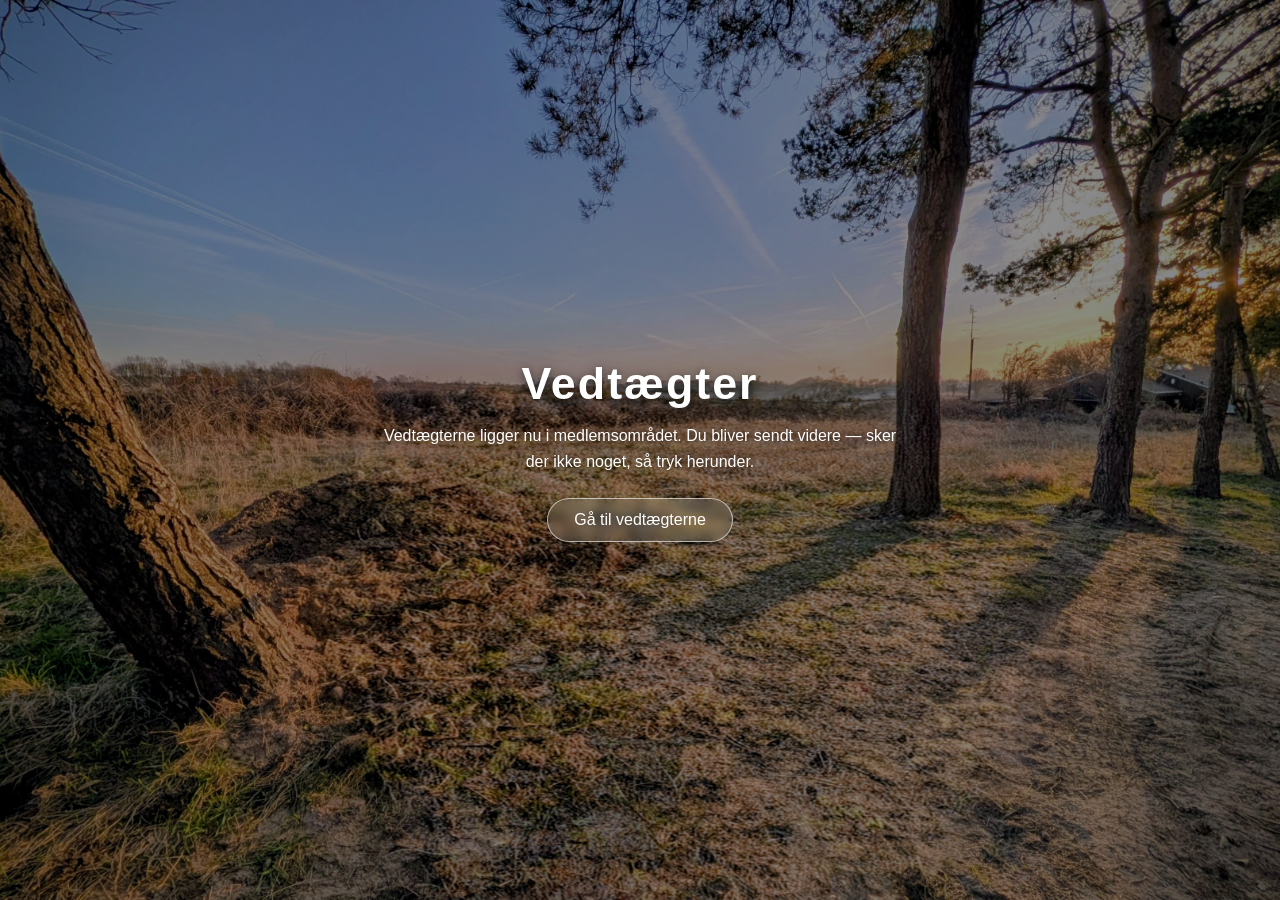
<file: public_html/vedtaegter.html>
<!DOCTYPE html>
<html lang="da">
<head>
<meta charset="UTF-8">
<meta name="viewport" content="width=device-width, initial-scale=1.0">
<!--
  Den gamle, offentlige "Under opbygning"-side. Vedtægterne ligger nu på
  vedtaegter.php bag login, og denne fil står tilbage som henvisning, fordi
  gamle links og bogmærker stadig peger hertil. Filen må ikke slettes fra
  git — udgivelsen fjerner aldrig filer på serveren, så den ville blive
  stående med det gamle indhold.
-->
<meta name="robots" content="noindex, nofollow">
<meta http-equiv="refresh" content="0; url=vedtaegter.php">
<title>Vedtægter — Grundejerforeningen Hesselbjerg Nord</title>
<link rel="icon" type="image/jpeg" href="favicon.jpg">
<style>
  * { margin: 0; padding: 0; box-sizing: border-box; }
  html, body {
    height: 100%;
    font-family: 'Segoe UI', Tahoma, Geneva, Verdana, sans-serif;
  }
  body {
    background: url('vedtaegter.jpg') no-repeat center center fixed;
    background-size: cover;
    display: flex;
    align-items: center;
    justify-content: center;
    text-align: center;
    color: #fff;
    position: relative;
    padding: 20px;
  }
  body::before {
    content: "";
    position: absolute;
    inset: 0;
    background: rgba(0, 0, 0, 0.45);
  }
  .content {
    position: relative;
    z-index: 1;
    max-width: 520px;
  }
  h1 {
    font-size: clamp(1.8rem, 5vw, 2.8rem);
    letter-spacing: 2px;
    text-shadow: 0 2px 10px rgba(0,0,0,0.6);
    margin-bottom: 14px;
  }
  p {
    font-weight: 300;
    line-height: 1.6;
    text-shadow: 0 1px 6px rgba(0,0,0,0.6);
    margin-bottom: 24px;
  }
  a.knap {
    display: inline-block;
    padding: 12px 26px;
    color: #fff;
    text-decoration: none;
    border: 1px solid rgba(255,255,255,0.6);
    border-radius: 26px;
    background: rgba(255,255,255,0.12);
    backdrop-filter: blur(4px);
  }
  a.knap:hover { background: rgba(255,255,255,0.22); }
</style>
</head>
<body>
  <div class="content">
    <h1>Vedtægter</h1>
    <p>Vedtægterne ligger nu i medlemsområdet. Du bliver sendt videre —
      sker der ikke noget, så tryk herunder.</p>
    <a class="knap" href="vedtaegter.php">Gå til vedtægterne</a>
  </div>
</body>
</html>
</file>
<file: public_html/mobile-nav.css>
/* ---------------------------------------------------------------------------
 * Mobilmenu — fælles for alle sider.
 *
 * Menuknappen indsættes af mobile-nav.js, som også sætter klassen
 * .has-toggle på <nav>. Derfor gælder reglerne herunder KUN, når JavaScript
 * er slået til; uden JavaScript står menuen som før og ombrydes i flere rækker.
 *
 * Filen indlæses EFTER sidens egen <style>, så den vinder over de fælles
 * nav-regler, hver side har sin egen kopi af.
 * ------------------------------------------------------------------------- */

/* Knappen findes ikke på store skærme. */
.nav-toggle {
  display: none;
  flex-direction: column;
  justify-content: center;
  gap: 5px;
  width: 44px;              /* 44px er den mindste behagelige trykflade. */
  height: 44px;
  padding: 10px;
  border: 1px solid rgba(255, 255, 255, 0.38);
  border-radius: 10px;
  background: rgba(255, 255, 255, 0.10);
  cursor: pointer;
  -webkit-tap-highlight-color: transparent;
}

.nav-toggle span {
  display: block;
  height: 2px;
  width: 100%;
  background: #fff;
  border-radius: 2px;
  transition: transform 0.25s ease, opacity 0.2s ease;
}

/* Åben menu: de tre streger bliver til et kryds. */
nav.open .nav-toggle span:nth-child(1) { transform: translateY(7px) rotate(45deg); }
nav.open .nav-toggle span:nth-child(2) { opacity: 0; }
nav.open .nav-toggle span:nth-child(3) { transform: translateY(-7px) rotate(-45deg); }

@media (max-width: 760px) {
  nav.has-toggle {
    flex-wrap: wrap;
    justify-content: space-between;
    gap: 12px;
  }

  .nav-toggle { display: flex; }

  /* Linklisten foldes sammen og lægger sig under bjælken, når den åbnes. */
  nav.has-toggle .nav-links {
    display: none;
    order: 3;
    width: 100%;
    flex: 1 0 100%;
    flex-direction: column;
    /* Siderne sætter flex-wrap: wrap på listen. I en lodret menu betyder
       det, at links, der ikke er plads til inden for max-height, ombryder
       til en NY KOLONNE ved siden af panelet i stedet for at rulle. Med
       elleve punkter — bestyrelsen logget ind på en lav skærm — faldt
       Beskeder, Adgangskort og Beboerkartotek uden for menuen. */
    flex-wrap: nowrap;
    align-items: stretch;
    gap: 2px;
    margin-top: 6px;
    padding: 8px;
    border: 1px solid rgba(255, 255, 255, 0.18);
    border-radius: 12px;
    /* Menuen ligger oven på baggrundsbilledet, så den skal have sin egen
       flade at stå på for at kunne læses. */
    background: rgba(12, 18, 26, 0.94);
    box-shadow: 0 18px 40px rgba(0, 0, 0, 0.45);
    max-height: min(70vh, 460px);
    overflow-y: auto;
  }

  nav.has-toggle.open .nav-links { display: flex; }

  nav.has-toggle .nav-links a {
    display: block;
    padding: 13px 14px;       /* Høje rækker, så de er nemme at ramme. */
    border-radius: 8px;
    font-size: 1rem;
    text-align: left;
    white-space: normal;      /* Lange ord som "Generalforsamling" må brydes. */
  }

  /* Reglen ovenfor sætter display på ALLE links i menuen og slår dermed
     browserens egen [hidden] { display: none } ud — den har lavere vægt.
     Uden denne linje dukkede medlems- og bestyrelsessiderne op i
     mobilmenuen for alle, også dem der ikke kunne åbne dem. */
  nav.has-toggle .nav-links a[hidden] {
    display: none;
  }

  nav.has-toggle .nav-links a:hover,
  nav.has-toggle .nav-links a:focus-visible {
    background: rgba(255, 255, 255, 0.14);
  }

  /* Login/Log ud bliver i bjælken, så der altid er én vej ind. */
  nav.has-toggle .nav-account {
    order: 2;
    margin-right: 0;
    gap: 8px;
  }

  nav.has-toggle .nav-user {
    max-width: 40vw;
    overflow: hidden;
    text-overflow: ellipsis;
  }
}

/* Meget smalle telefoner: skjul navnet, så knapperne kan være der. */
@media (max-width: 400px) {
  nav.has-toggle .nav-user { display: none; }
}

@media (prefers-reduced-motion: reduce) {
  .nav-toggle span { transition: none; }
}

/* ---------------------------------------------------------------------------
 * Store skærme: linkene skal stå midt på siden.
 *
 * Navigationen er en flexboks, hvor .nav-links har flex: 1 og centrerer sit
 * indhold. Men den vokser kun i DEN PLADS, der er tilbage, når login-boksen
 * har fået sin — så linkenes midte lå altid en halv login-boks for langt til
 * venstre. Jo længere brugernavn, jo skævere: med "MortenNonBestyrelse" var
 * det 169 px.
 *
 * Her lægges en tom klods til venstre, lige så bred som login-boksen til
 * højre. Så er der lige meget på begge sider, og linkene står i midten.
 *
 * --nav-klods sættes af mobile-nav.js. Ren CSS kan ikke klare det: bredden
 * afhænger af brugernavnets længde, og klodsen skal kun bruges, når der er
 * plads til den. Scriptet prøver den af og ruller den tilbage, hvis linkene
 * bliver presset ned i en ekstra række.
 *
 * Uden JavaScript er --nav-klods ikke sat, klodsen bliver 0 bred, og bjælken
 * står som før. Skæv, men ikke i stykker.
 * ------------------------------------------------------------------------- */
@media (min-width: 761px) {
  nav::before {
    content: "";
    /* Krymper ikke: klodsens hele pointe er at holde sin plads. .nav-links
       har flex-basis 0 og tager kun det, der er tilovers, så der opstår
       ingen kamp om pladsen. */
    flex: 0 0 var(--nav-klods, 0px);
  }

  /* Margenen skal væk: klodsen måles uden den, og ellers ville højre side
     være 10 px bredere end venstre. Afstanden til kanten kommer nu fra
     navigationens egen polstring, præcis som i venstre side. */
  .nav-account {
    flex: 0 0 auto;
    margin-right: 0;
  }
}
</file>
